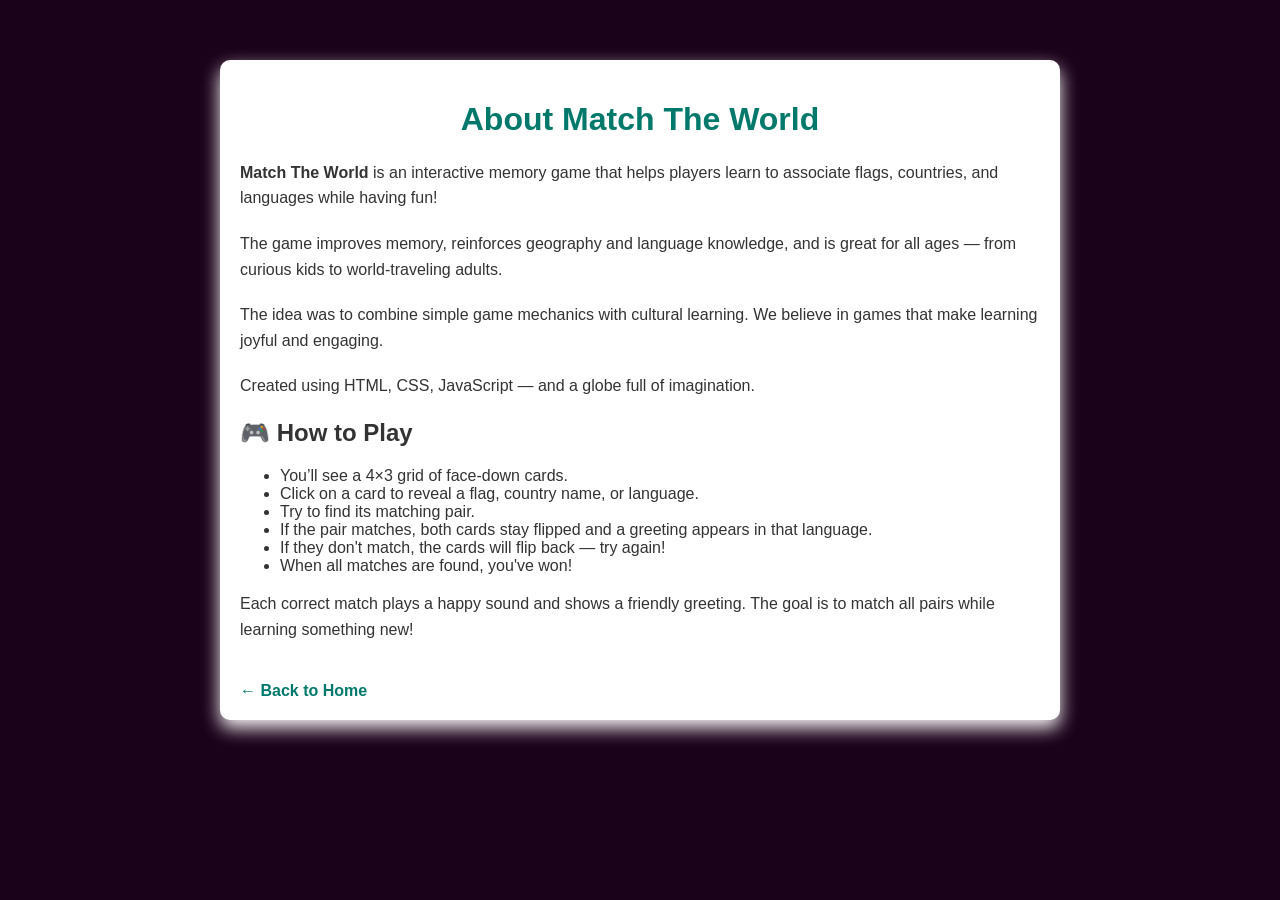
<file: about.html>
<!DOCTYPE html>
<html lang="en">
<head>
  <meta charset="UTF-8" />
  <title>About - Match The World</title>
  <style>
    body {
        background-color: rgb(27, 2, 27);
    }
    .about-container {
      max-width: 800px;
      margin: 60px auto;
      padding: 20px;
      background: white;
      border-radius: 10px;
      box-shadow: 0 8px 18px rgb(247, 245, 245);
      color: #333;
      font-family: sans-serif;
    }

    h1 {
      text-align: center;
      color: #00796b;
    }

    p {
      line-height: 1.6;
      margin-bottom: 20px;
    }

    .back-link {
      display: inline-block;
      margin-top: 20px;
      color: #00796b;
      font-weight: bold;
      text-decoration: none;
    }

    .back-link:hover {
      text-decoration: underline;
    }
  </style>
</head>
<body>
  <div class="about-container">
    <h1>About Match The World</h1>
    <p>
      <strong>Match The World</strong> is an interactive memory game that helps players learn to associate flags, countries, and languages while having fun!
    </p>
    <p>
      The game improves memory, reinforces geography and language knowledge, and is great for all ages — from curious kids to world-traveling adults.
    </p>
    <p>
      The idea was to combine simple game mechanics with cultural learning. We believe in games that make learning joyful and engaging.
    </p>
    <p>
      Created using HTML, CSS, JavaScript — and a globe full of imagination.
    </p>
    <h2>🎮 How to Play</h2>
    <ul>
      <li>You’ll see a 4×3 grid of face-down cards.</li>
      <li>Click on a card to reveal a flag, country name, or language.</li>
      <li>Try to find its matching pair.</li>
      <li>If the pair matches, both cards stay flipped and a greeting appears in that language.</li>
      <li>If they don't match, the cards will flip back — try again!</li>
      <li>When all matches are found, you've won!</li>
    </ul>

    <p>
      Each correct match plays a happy sound and shows a friendly greeting. The goal is to match all pairs
      while learning something new!
    </p>
    <a class="back-link" href="index.html">← Back to Home</a>
  </div>
</body>
</html>
</file>
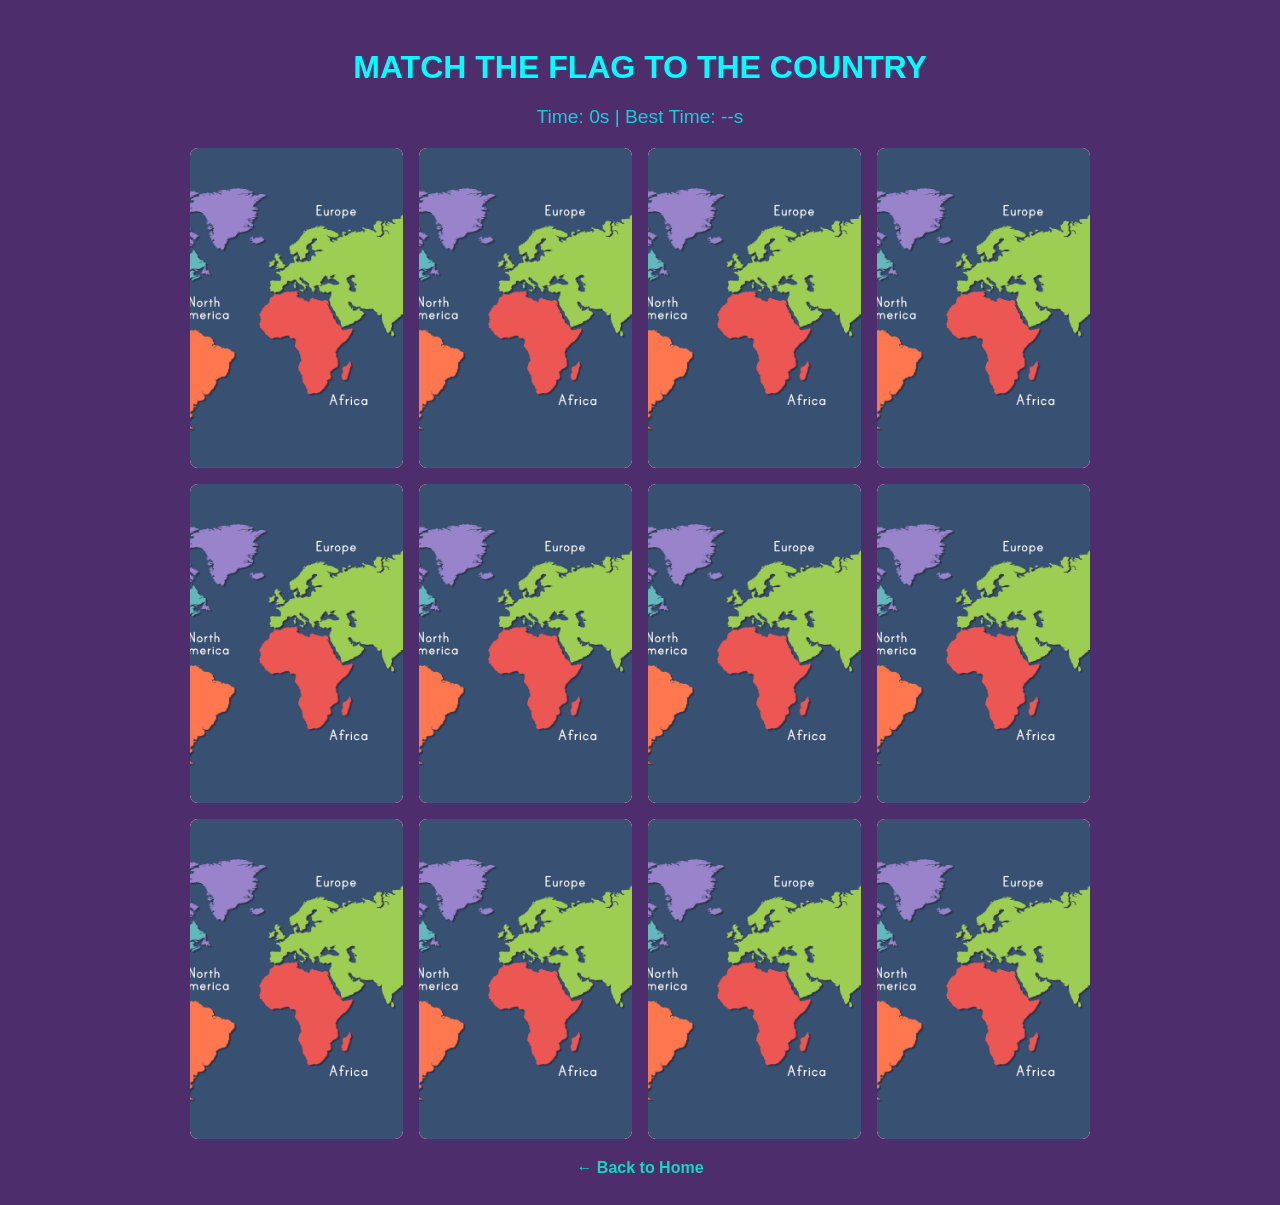
<file: flag.html>
<!doctype html>
<html>
    <head>
        <meta charset="utf-8">
        <link rel="stylesheet" href="mode.css">
        <title> Flag Mode</title>
    </head>
    <body>
        <h1> MATCH THE FLAG TO THE COUNTRY</h1>
        <div id="scoreboard" style="font-size: 1.2rem; margin-bottom: 20px; color: #13d0d6;">
            Time: <span id="timer">0</span>s |
            Best Time: <span id="best-time">--</span>s
          </div>
          

        <div class="grid">
            <!-- Argentina -->
            <div class="card" data-country="Argentina">
              <div class="card-inner">
                <div class="card-front"><img src="argentina.webp" alt="Argentina Flag" /></div>
                <div class="card-back"><img src="vector-illustration-of-world-map-isolated.jpg" alt="Map" /></div>
              </div>
            </div>
            <div class="card" data-country="Argentina">
              <div class="card-inner">
                <div class="card-front"><span>Argentina</span></div>
                <div class="card-back"><img src="vector-illustration-of-world-map-isolated.jpg" alt="Map" /></div>
              </div>
            </div>
          
            <!-- Botswana -->
            <div class="card" data-country="Botswana">
              <div class="card-inner">
                <div class="card-front"><img src="botswana.webp" alt="Botswana Flag" /></div>
                <div class="card-back"><img src="vector-illustration-of-world-map-isolated.jpg" alt="Map" /></div>
              </div>
            </div>
            <div class="card" data-country="Botswana">
              <div class="card-inner">
                <div class="card-front"><span>Botswana</span></div>
                <div class="card-back"><img src="vector-illustration-of-world-map-isolated.jpg" alt="Map" /></div>
              </div>
            </div>
          
            <!-- Chad -->
            <div class="card" data-country="Chad">
              <div class="card-inner">
                <div class="card-front"><img src="chad.webp" alt="Chad Flag" /></div>
                <div class="card-back"><img src="vector-illustration-of-world-map-isolated.jpg" alt="Map" /></div>
              </div>
            </div>
            <div class="card" data-country="Chad">
              <div class="card-inner">
                <div class="card-front"><span>Chad</span></div>
                <div class="card-back"><img src="vector-illustration-of-world-map-isolated.jpg" alt="Map" /></div>
              </div>
            </div>
          
            <!-- Denmark -->
            <div class="card" data-country="Denmark">
              <div class="card-inner">
                <div class="card-front"><img src="denmark.webp" alt="Denmark Flag" /></div>
                <div class="card-back"><img src="vector-illustration-of-world-map-isolated.jpg" alt="Map" /></div>
              </div>
            </div>
            <div class="card" data-country="Denmark">
              <div class="card-inner">
                <div class="card-front"><span>Denmark</span></div>
                <div class="card-back"><img src="vector-illustration-of-world-map-isolated.jpg" alt="Map" /></div>
              </div>
            </div>
          
            <!-- Ethiopia -->
            <div class="card" data-country="Ethiopia">
              <div class="card-inner">
                <div class="card-front"><img src="ethopia.webp" alt="Ethiopia Flag" /></div>
                <div class="card-back"><img src="vector-illustration-of-world-map-isolated.jpg" alt="Map" /></div>
              </div>
            </div>
            <div class="card" data-country="Ethiopia">
              <div class="card-inner">
                <div class="card-front"><span>Ethiopia</span></div>
                <div class="card-back"><img src="vector-illustration-of-world-map-isolated.jpg" alt="Map" /></div>
              </div>
            </div>
          
            <!-- Finland -->
            <div class="card" data-country="Finland">
              <div class="card-inner">
                <div class="card-front"><img src="finland.webp" alt="Finland Flag" /></div>
                <div class="card-back"><img src="vector-illustration-of-world-map-isolated.jpg" alt="Map" /></div>
              </div>
            </div>
            <div class="card" data-country="Finland">
              <div class="card-inner">
                <div class="card-front"><span>Finland</span></div>
                <div class="card-back"><img src="vector-illustration-of-world-map-isolated.jpg" alt="Map" /></div>
              </div>
            </div>
          </div>
        </div> 
        <a class="back-link" href="index.html">← Back to Home</a>
         <script src="website.js"></script> 
        <audio id="sound-correct" src="correct-83487.mp3" preload="auto"></audio>
        <audio id="sound-wrong" src="wrong-83488.mp3" preload="auto"></audio>

       
    </body>
</html>
</file>
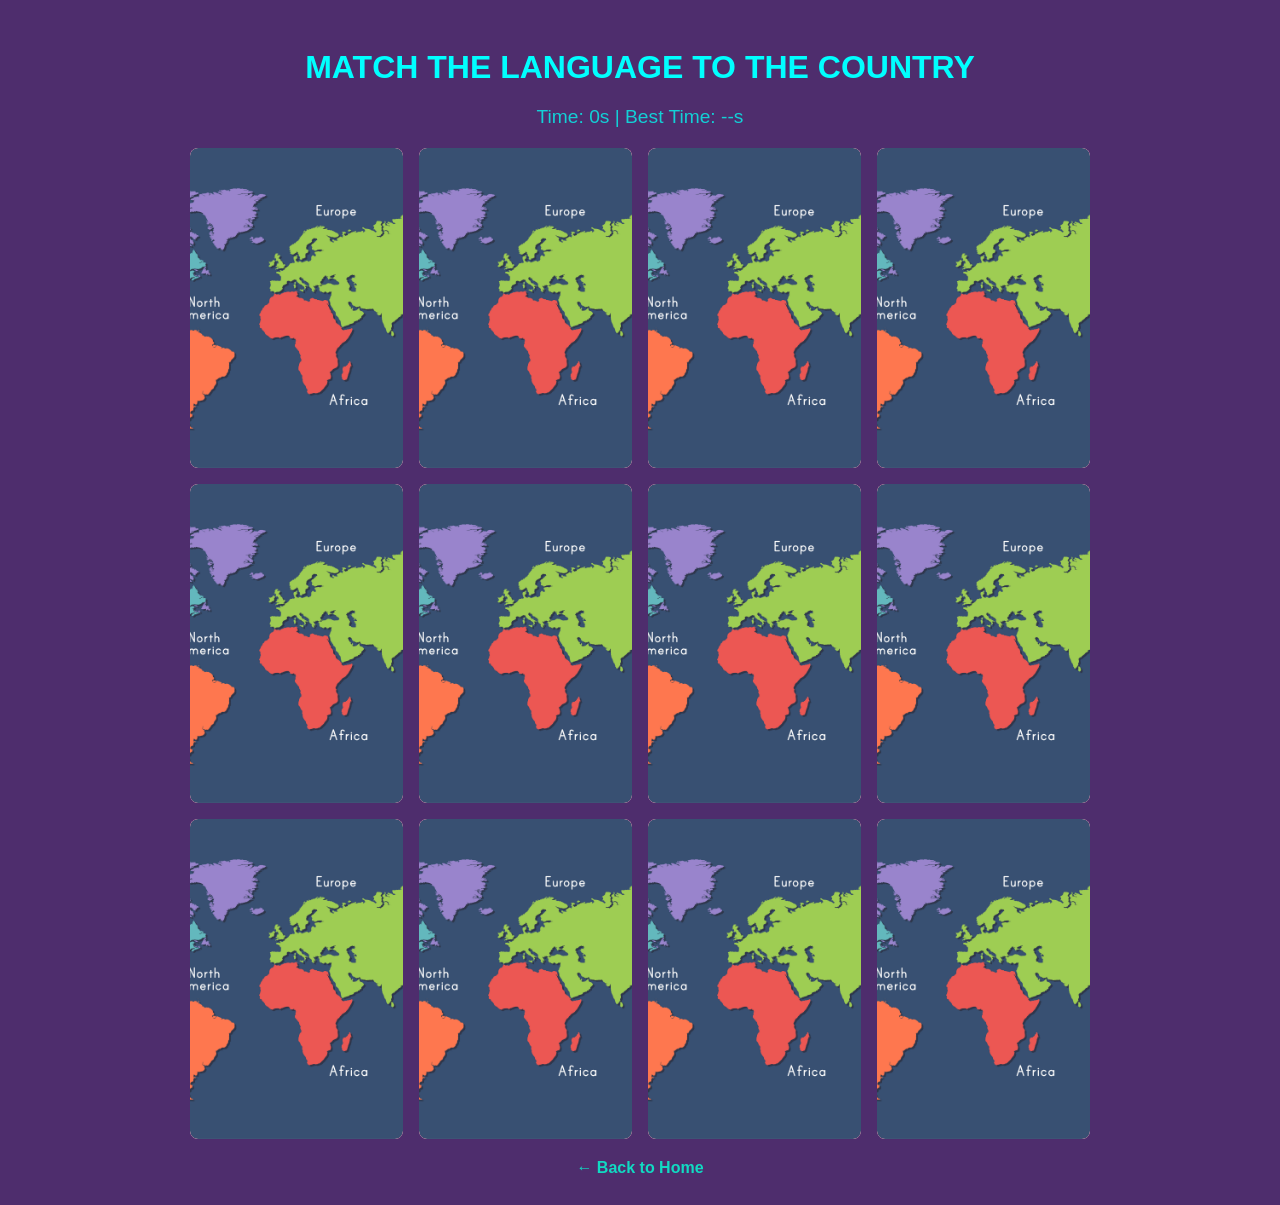
<file: languages.html>
<!doctype html>
<html>
    <head>
        <meta charset="utf-8">
        <link rel="stylesheet" href="mode.css">
        <title> Language Mode</title>
    </head>
    <body>
        <h1> MATCH THE LANGUAGE TO THE COUNTRY</h1>
        <div id="scoreboard" style="font-size: 1.2rem; margin-bottom: 20px; color: #13d0d6;">
            Time: <span id="timer">0</span>s |
            Best Time: <span id="best-time">--</span>s
          </div>
        <div class="grid">
            <!-- France + French -->
            <div class="card" data-country="France">
              <div class="card-inner">
                <div class="card-front"><span>France</span></div>
                <div class="card-back">
                  <img src="vector-illustration-of-world-map-isolated.jpg" alt="Map">
                </div>
              </div>
            </div>
            <div class="card" data-country="France">
              <div class="card-inner">
                <div class="card-front"><span>French</span></div>
                <div class="card-back">
                  <img src="vector-illustration-of-world-map-isolated.jpg" alt="Map">
                </div>
              </div>
            </div>
          
            <!-- Germany + German -->
            <div class="card" data-country="Germany">
              <div class="card-inner">
                <div class="card-front"><span>Germany</span></div>
                <div class="card-back">
                  <img src="vector-illustration-of-world-map-isolated.jpg" alt="Map">
                </div>
              </div>
            </div>
            <div class="card" data-country="Germany">
              <div class="card-inner">
                <div class="card-front"><span>German</span></div>
                <div class="card-back">
                  <img src="vector-illustration-of-world-map-isolated.jpg" alt="Map">
                </div>
              </div>
            </div>
          
            <!-- Japan + Japanese -->
            <div class="card" data-country="Japan">
              <div class="card-inner">
                <div class="card-front"><span>Japan</span></div>
                <div class="card-back">
                  <img src="vector-illustration-of-world-map-isolated.jpg" alt="Map">
                </div>
              </div>
            </div>
            <div class="card" data-country="Japan">
              <div class="card-inner">
                <div class="card-front"><span>Japanese</span></div>
                <div class="card-back">
                  <img src="vector-illustration-of-world-map-isolated.jpg" alt="Map">
                </div>
              </div>
            </div>
          
            <!-- Brazil + Portuguese -->
            <div class="card" data-country="Brazil">
              <div class="card-inner">
                <div class="card-front"><span>Brazil</span></div>
                <div class="card-back">
                  <img src="vector-illustration-of-world-map-isolated.jpg" alt="Map">
                </div>
              </div>
            </div>
            <div class="card" data-country="Brazil">
              <div class="card-inner">
                <div class="card-front"><span>Portuguese</span></div>
                <div class="card-back">
                  <img src="vector-illustration-of-world-map-isolated.jpg" alt="Map">
                </div>
              </div>
            </div>
          
            <!-- Egypt + Arabic -->
            <div class="card" data-country="Egypt">
              <div class="card-inner">
                <div class="card-front"><span>Egypt</span></div>
                <div class="card-back">
                  <img src="vector-illustration-of-world-map-isolated.jpg" alt="Map">
                </div>
              </div>
            </div>
            <div class="card" data-country="Egypt">
              <div class="card-inner">
                <div class="card-front"><span>Arabic</span></div>
                <div class="card-back">
                  <img src="vector-illustration-of-world-map-isolated.jpg" alt="Map">
                </div>
              </div>
            </div>
          
            <!-- Mexico + Spanish -->
            <div class="card" data-country="Mexico">
              <div class="card-inner">
                <div class="card-front"><span>Mexico</span></div>
                <div class="card-back">
                  <img src="vector-illustration-of-world-map-isolated.jpg" alt="Map">
                </div>
              </div>
            </div>
            <div class="card" data-country="Mexico">
              <div class="card-inner">
                <div class="card-front"><span>Spanish</span></div>
                <div class="card-back">
                  <img src="vector-illustration-of-world-map-isolated.jpg" alt="Map">
                </div>
              </div>
            </div>
          </div>
          <a class="back-link" href="index.html">← Back to Home</a>
          
          <script src="website.js"></script>
          <audio id="sound-correct" src="correct-83487.mp3" preload="auto"></audio>
          <audio id="sound-wrong" src="wrong-83488.mp3" preload="auto"></audio>
         
          
    </body>
</html>
</file>
<file: mode.css>
body {
    font-family: sans-serif;
    text-align: center;
    background: rgb(78, 45, 109);
    padding: 20px;
  }

  h1 {
    color: aqua;
    font-size: xx-large;
    font-weight: bolder;
    margin-bottom: 20px;
  }


.grid {
	display: grid;
	grid-template-columns: repeat(4, 1fr);
	gap: 16px;
	max-width: 900px;
	margin: auto;
	perspective: 1000px;
  }
  
  .card {
	position: relative;
	width: 100%;
	aspect-ratio: 2 / 3;
	cursor: pointer;
  }
  
  .card-inner {
	width: 100%;
	height: 100%;
	transition: transform 0.6s;
	transform-style: preserve-3d;
	position: relative;
  }
  
  .card.flipped .card-inner {
	transform: rotateY(180deg);
  }
  
  .card-front,
  .card-back {
	position: absolute;
	width: 100%;
	height: 100%;
	backface-visibility: hidden;
	border-radius: 8px;
	overflow: hidden;
	display: flex;
	justify-content: center;
	align-items: center;
  }
  
  .card-front {
	background-color: #ffffffce;
	transform: rotateY(180deg);
  }
  
  .card-back {
	background-color: #ffb6c1;
  }
  
  .card-front img {
	width: 90%;
	height: auto;
	object-fit: contain;
	display: block;
	border-radius: 4px;
	padding: 10px;
  }
  
  .card-back img {
	width: 100%;
	height: 100%;
	object-fit: cover;
	display: block;
	border-radius: 8px;
  }
  .back-link {
    display: inline-block;
    margin-top: 20px;
    color: #11dac2;
    font-weight: bolder;
    text-decoration: none;
  }
</file>
